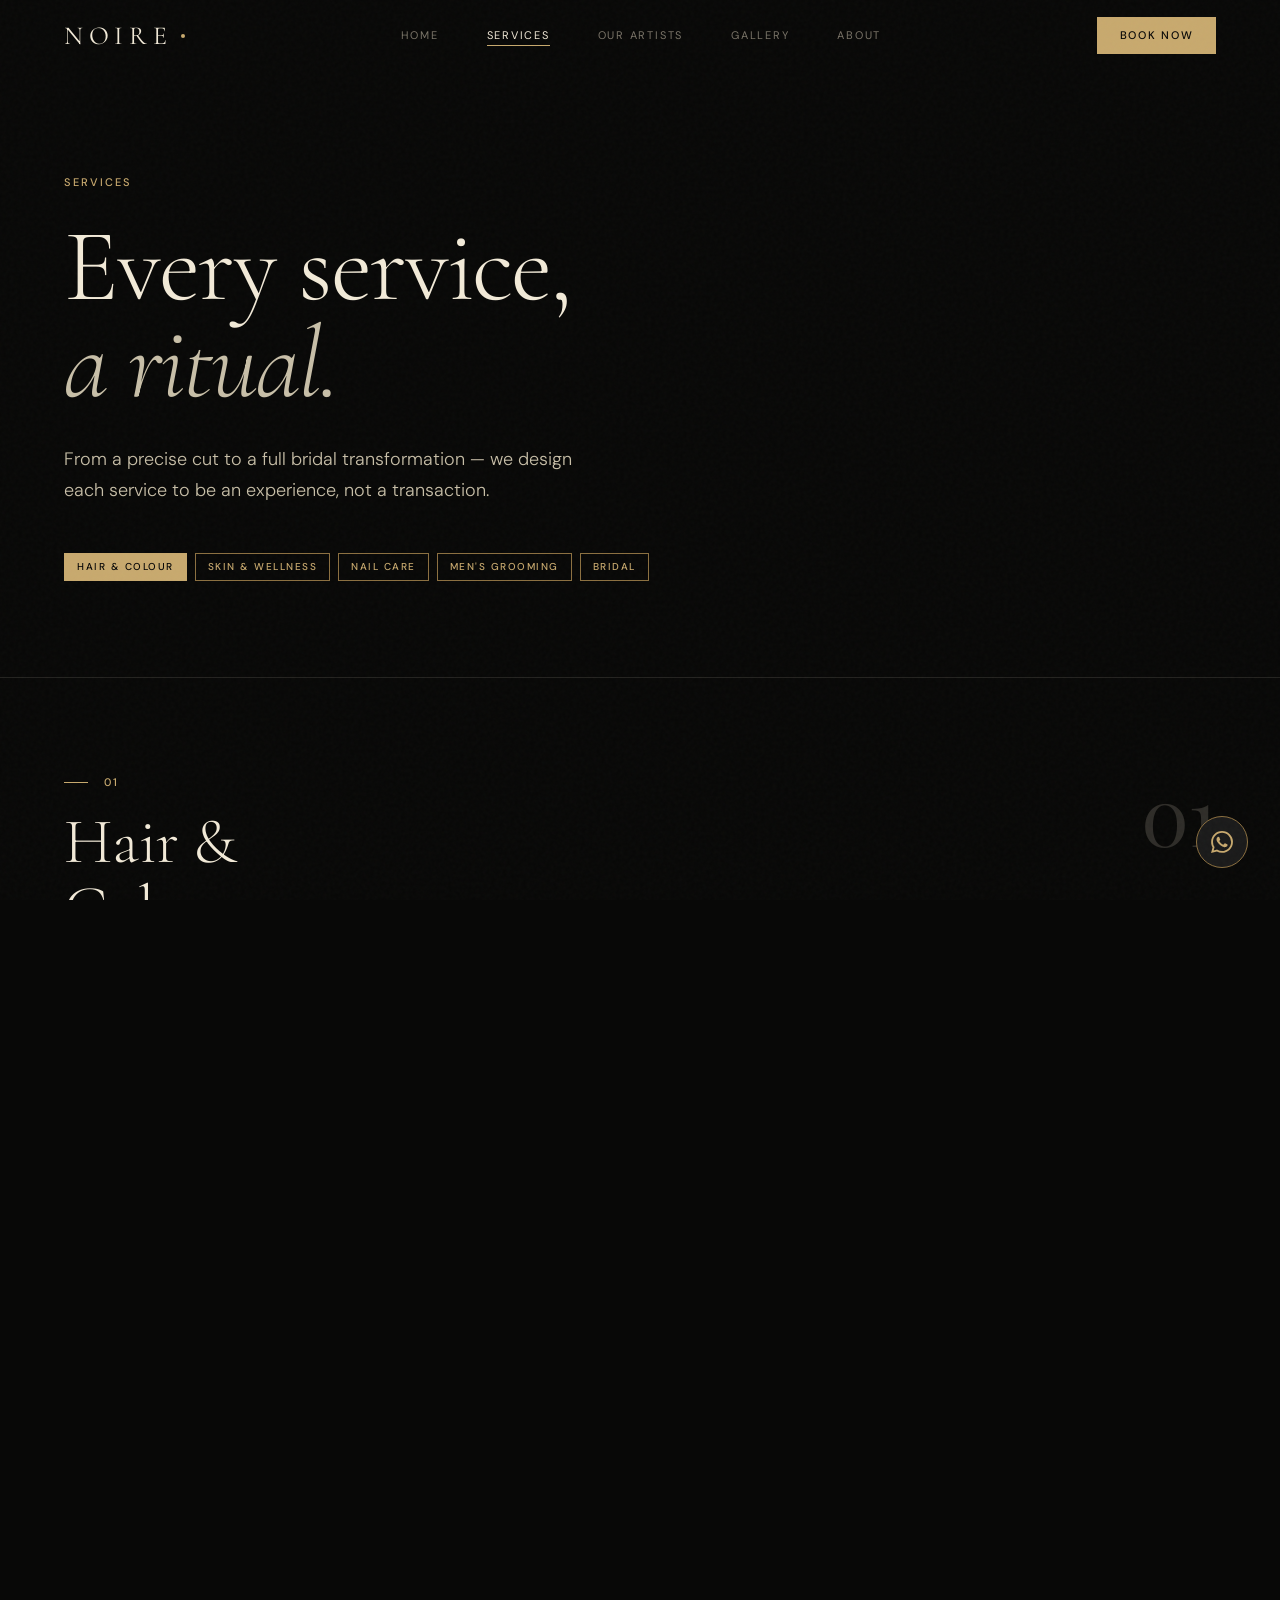
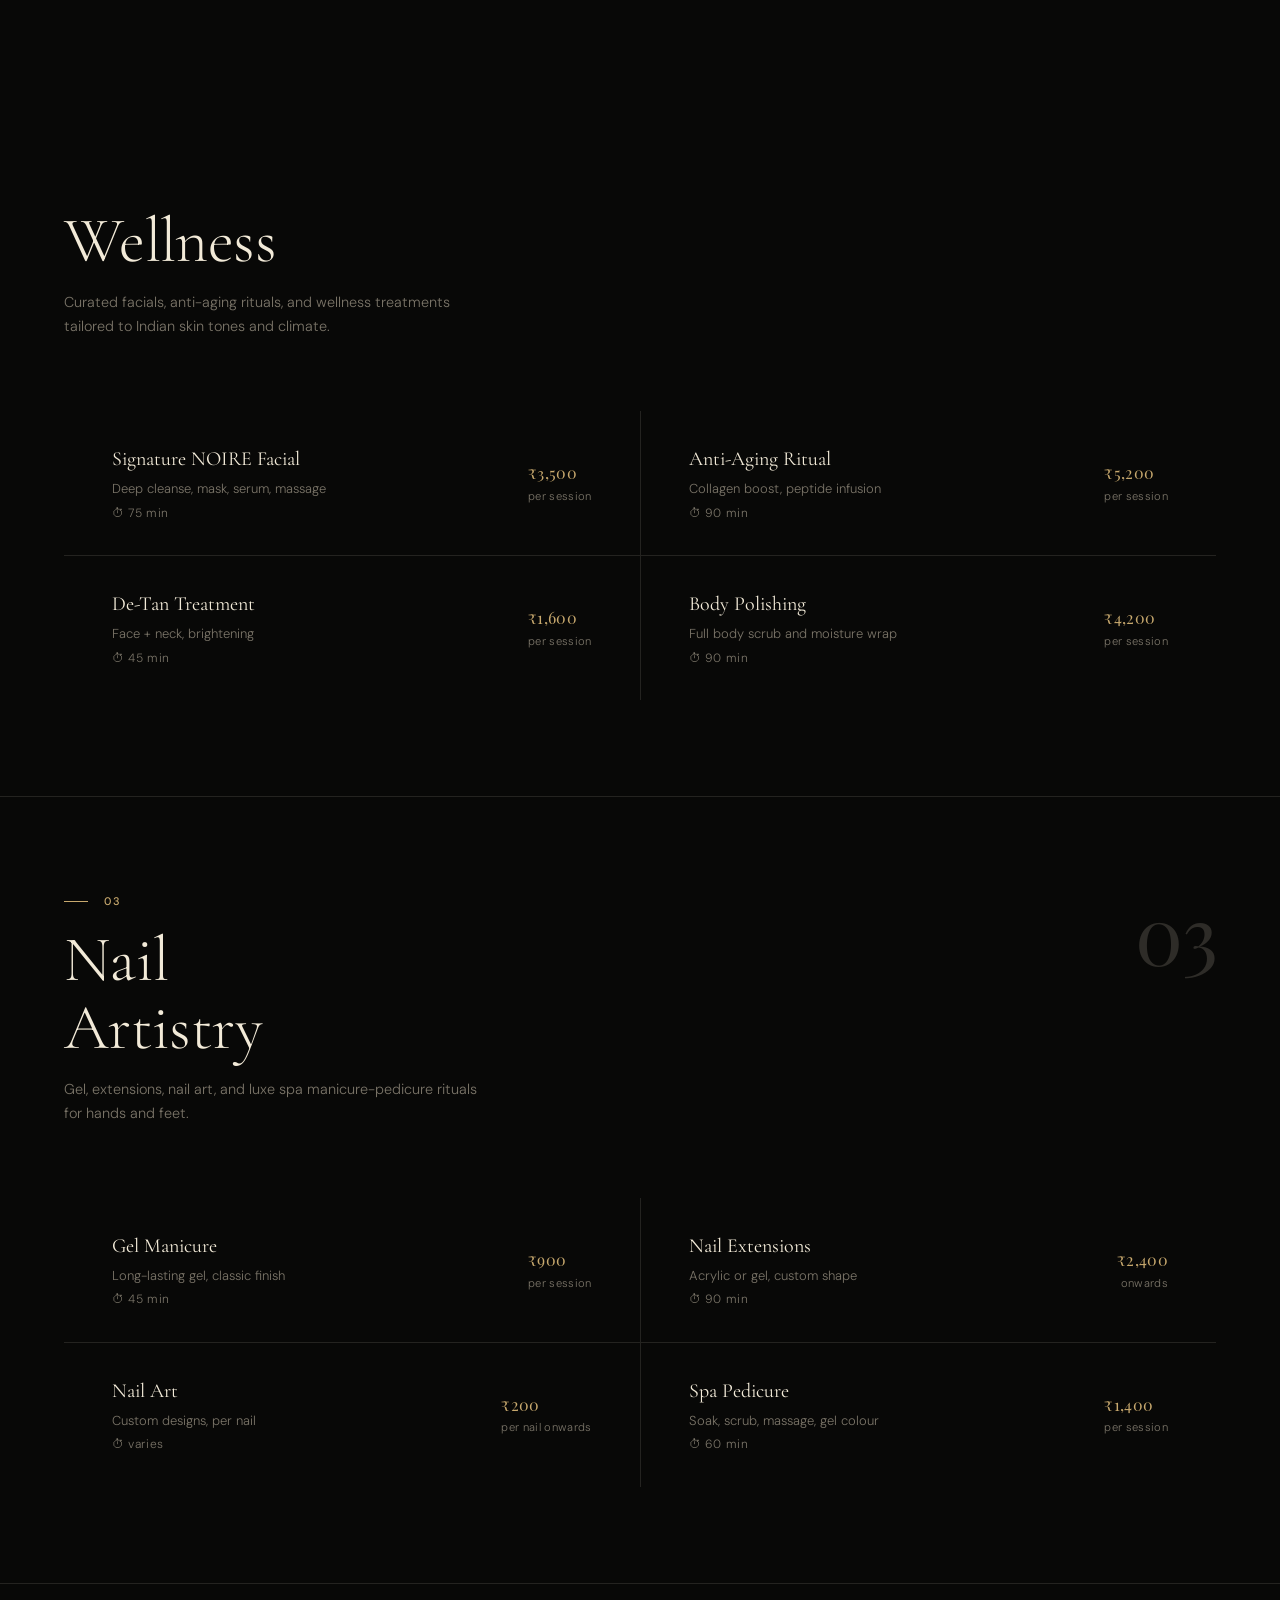
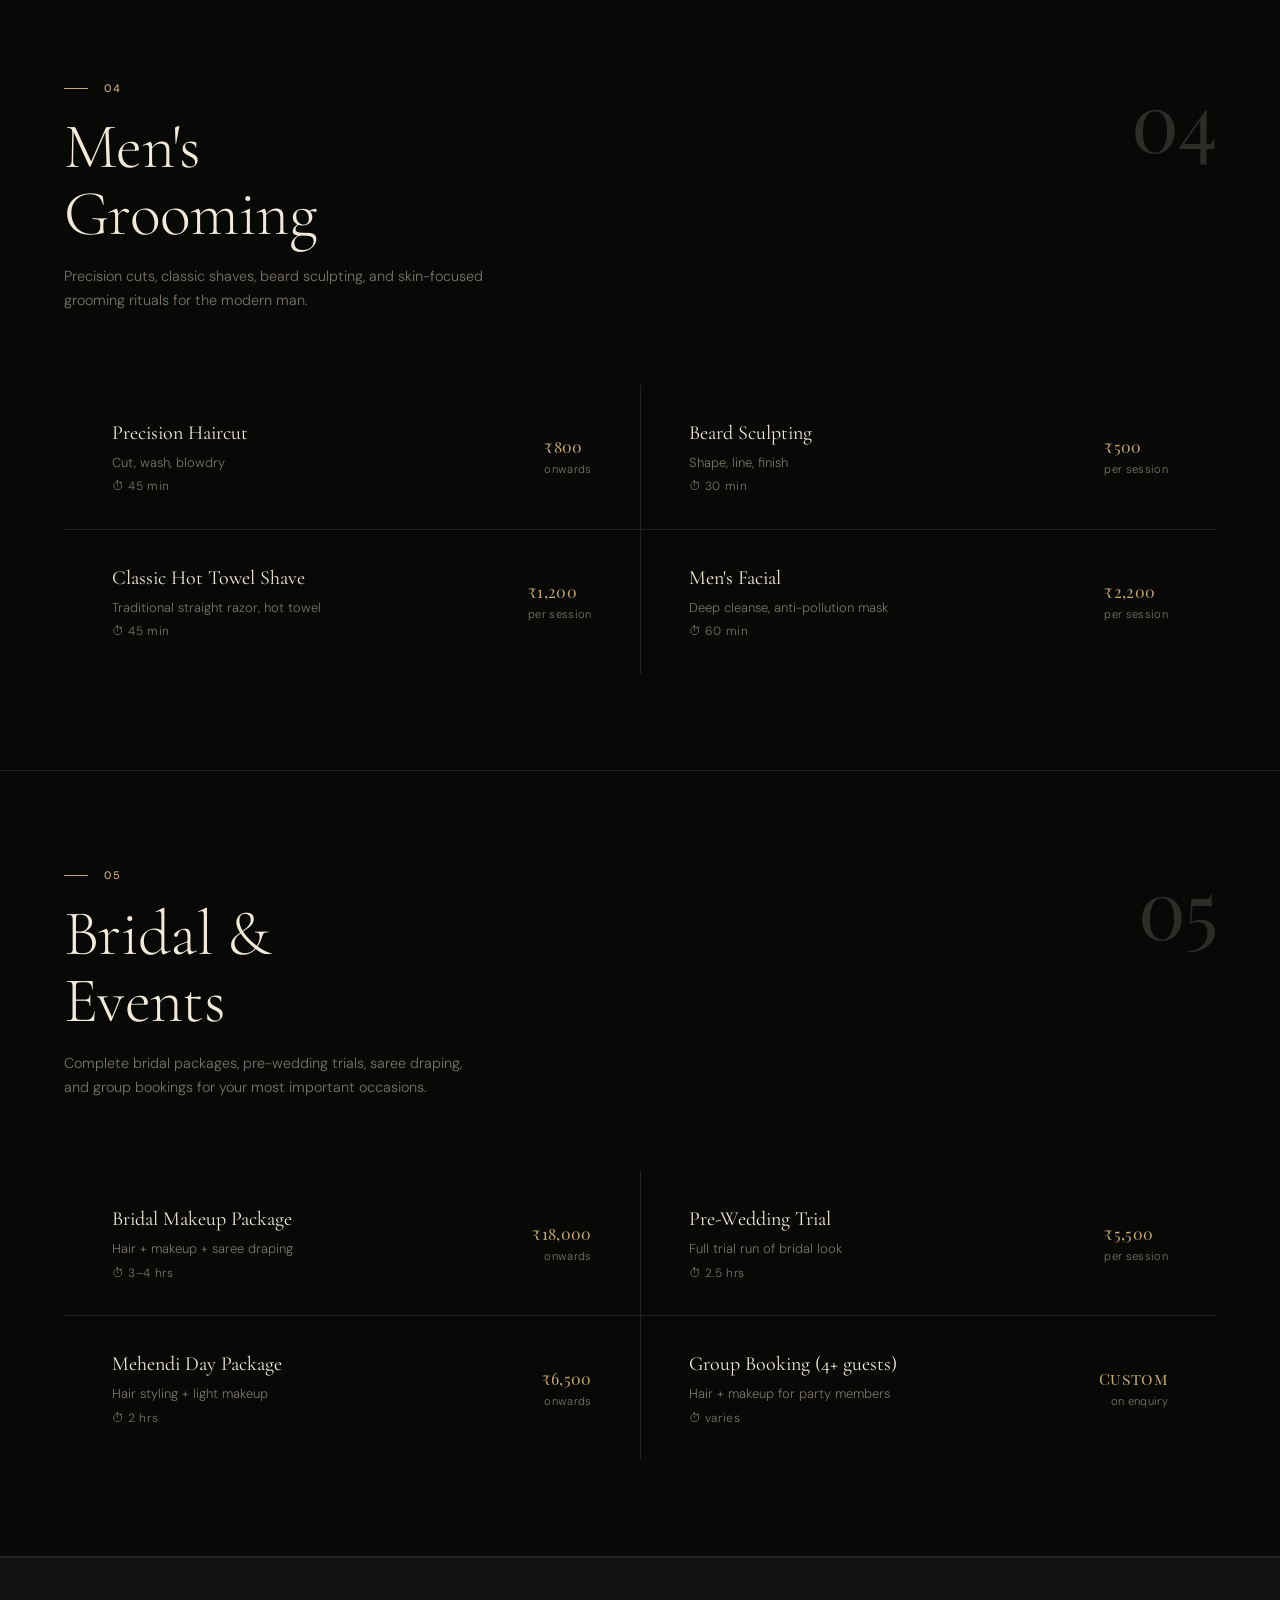
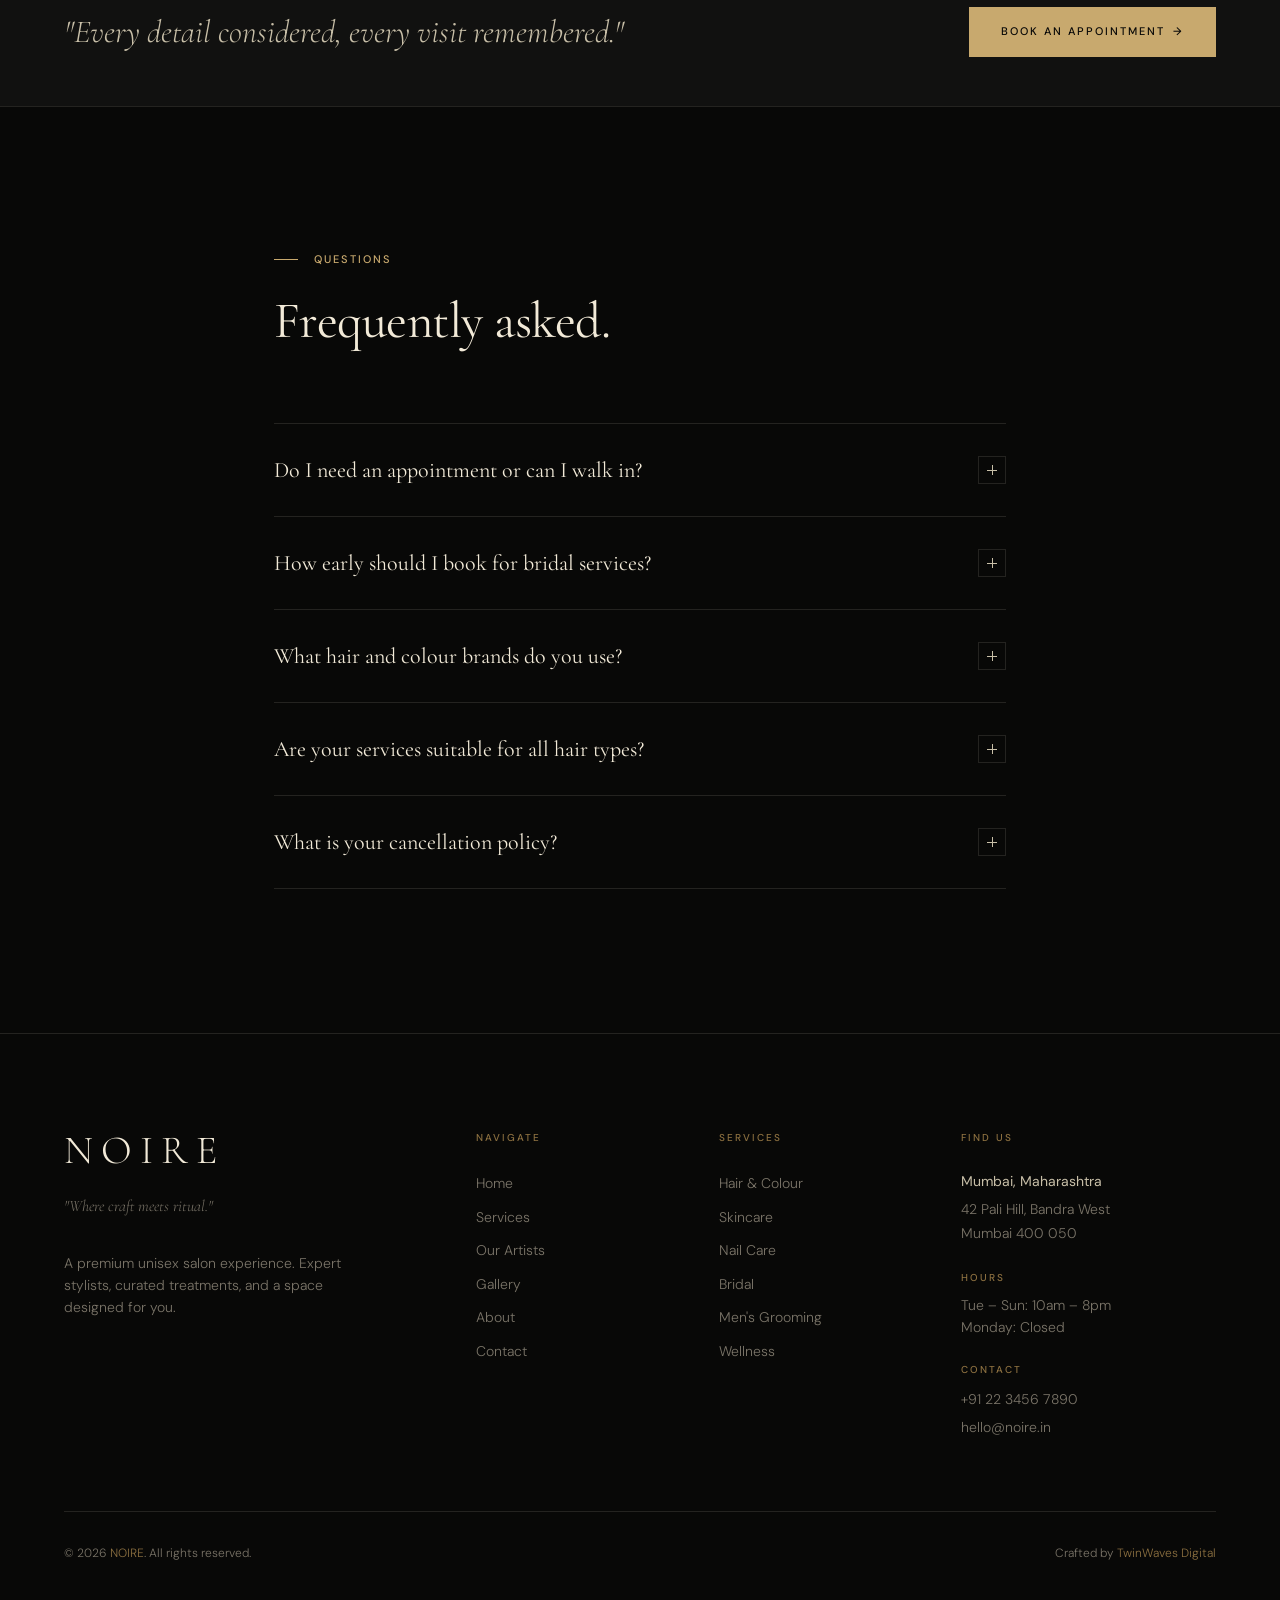
<file: services.html>
<!DOCTYPE html>
<html lang="en">
<head>
  <meta charset="UTF-8" />
  <meta name="viewport" content="width=device-width, initial-scale=1.0" />
  <meta name="description" content="NOIRE Services — Hair &amp; Colour, Skincare, Nail Care, Men's Grooming, Bridal packages and more. View our full service menu and pricing." />
  <title>Services — NOIRE Salon</title>

  <link rel="preconnect" href="https://fonts.googleapis.com" />
  <link rel="preconnect" href="https://fonts.gstatic.com" crossorigin />

  <link rel="stylesheet" href="assets/css/global.css" />
  <link rel="stylesheet" href="assets/css/components.css" />
  <link rel="stylesheet" href="assets/css/animations.css" />

  <style>
    /* =====================
       SERVICES CATEGORIES
       ===================== */
    .services-nav {
      display: flex;
      gap: var(--space-sm);
      flex-wrap: wrap;
      margin-top: var(--space-2xl);
    }

    /* =====================
       SERVICE CATEGORY SECTION
       ===================== */
    .service-category {
      padding-block: var(--space-4xl);
      border-bottom: var(--border-thin);
    }

    .service-category__header {
      display: grid;
      grid-template-columns: 1fr auto;
      align-items: start;
      gap: var(--space-xl);
      margin-bottom: var(--space-3xl);
    }

    .service-category__number {
      font-family: var(--font-numeral);
      font-size: 5rem;
      color: var(--color-border-light);
      line-height: 1;
      letter-spacing: -0.02em;
      user-select: none;
    }

    .service-category__title {
      font-family: var(--font-display);
      font-size: clamp(2rem, 5vw, 4rem);
      font-weight: 300;
      line-height: 1.05;
    }

    .service-category__desc {
      max-width: 420px;
      color: var(--color-text-dim);
      font-size: 0.9rem;
      line-height: 1.7;
      margin-top: var(--space-md);
    }

    /* =====================
       SERVICE ITEMS LIST
       ===================== */
    .service-list {
      display: grid;
      grid-template-columns: 1fr 1fr;
      gap: 1px;
      background: var(--color-border);
    }

    .service-item {
      background: var(--color-void);
      padding: var(--space-xl) var(--space-2xl);
      display: flex;
      align-items: center;
      justify-content: space-between;
      gap: var(--space-xl);
      transition: background var(--duration-fast) var(--ease-luxury);
      position: relative;
    }

    .service-item:hover {
      background: var(--color-surface);
    }

    .service-item__left {
      flex: 1;
    }

    .service-item__name {
      font-family: var(--font-display);
      font-size: 1.25rem;
      font-weight: 400;
      color: var(--color-warm-white);
      margin-bottom: var(--space-xs);
    }

    .service-item__detail {
      font-size: 0.8125rem;
      color: var(--color-text-dim);
    }

    .service-item__duration {
      display: flex;
      align-items: center;
      gap: var(--space-xs);
      font-size: 0.75rem;
      color: var(--color-text-dim);
      margin-top: var(--space-xs);
      letter-spacing: 0.05em;
    }

    .service-item__price {
      font-family: var(--font-numeral);
      font-size: 1rem;
      color: var(--color-gold);
      white-space: nowrap;
      letter-spacing: 0.02em;
    }

    .service-item__price span {
      font-size: 0.7rem;
      color: var(--color-text-dim);
      font-family: var(--font-ui);
      display: block;
      text-align: right;
      margin-top: 2px;
    }

    @media (max-width: 700px) {
      .service-list {
        grid-template-columns: 1fr;
      }
      .service-category__header {
        grid-template-columns: 1fr;
      }
      .service-category__number {
        font-size: 3rem;
      }
    }

    /* =====================
       FAQ SECTION
       ===================== */
    .faq {
      padding-block: var(--space-5xl);
    }

    .faq__list {
      margin-top: var(--space-3xl);
      border-top: var(--border-thin);
    }

    .faq__item {
      border-bottom: var(--border-thin);
    }

    .faq__question {
      width: 100%;
      display: flex;
      align-items: center;
      justify-content: space-between;
      padding: var(--space-xl) 0;
      cursor: pointer;
      gap: var(--space-xl);
      text-align: left;
      transition: color var(--duration-fast) var(--ease-luxury);
    }

    .faq__question:hover {
      color: var(--color-gold);
    }

    .faq__question-text {
      font-family: var(--font-display);
      font-size: clamp(1rem, 2vw, 1.375rem);
      font-weight: 400;
      color: inherit;
    }

    .faq__icon {
      width: 28px;
      height: 28px;
      border: 1px solid var(--color-border);
      flex-shrink: 0;
      position: relative;
      transition: border-color var(--duration-fast) var(--ease-luxury),
                  transform var(--duration-med) var(--ease-luxury);
    }

    .faq__icon::before,
    .faq__icon::after {
      content: '';
      position: absolute;
      inset: 0;
      margin: auto;
      background: var(--color-warm-white-dim);
    }

    .faq__icon::before {
      width: 10px;
      height: 1px;
    }

    .faq__icon::after {
      width: 1px;
      height: 10px;
      transition: transform var(--duration-med) var(--ease-luxury),
                  opacity var(--duration-fast) var(--ease-luxury);
    }

    .faq__item.open .faq__icon {
      border-color: var(--color-gold);
      transform: rotate(45deg);
    }

    .faq__answer {
      overflow: hidden;
      max-height: 0;
      transition: max-height var(--duration-slow) var(--ease-luxury),
                  padding var(--duration-med) var(--ease-luxury);
    }

    .faq__item.open .faq__answer {
      max-height: 400px;
    }

    .faq__answer-inner {
      padding-bottom: var(--space-xl);
      font-size: 0.9375rem;
      color: var(--color-text-dim);
      line-height: 1.8;
      max-width: 680px;
    }

    /* =====================
       BOOKING CTA STRIP
       ===================== */
    .book-strip {
      background: var(--color-surface);
      border-top: var(--border-thin);
      border-bottom: var(--border-thin);
      padding: var(--space-2xl) 0;
    }

    .book-strip__inner {
      display: flex;
      align-items: center;
      justify-content: space-between;
      gap: var(--space-xl);
      flex-wrap: wrap;
    }

    .book-strip__text {
      font-family: var(--font-display);
      font-size: clamp(1.25rem, 3vw, 2rem);
      font-style: italic;
      color: var(--color-warm-white-dim);
    }
  </style>
</head>

<body>

  <noire-nav page="services"></noire-nav>

  <main>

    <!-- Page Hero -->
    <header class="page-hero" style="padding-top: calc(var(--nav-height) + var(--space-4xl));">
      <div class="container">
        <div class="page-hero__label">
          <span class="label">Services</span>
        </div>
        <h1 class="page-hero__title reveal">
          Every service,<br/>
          <span style="font-style:italic; color: var(--color-warm-white-dim);">a ritual.</span>
        </h1>
        <p class="body-lg page-hero__sub reveal delay-1">
          From a precise cut to a full bridal transformation — we design each service to be an experience, not a transaction.
        </p>

        <!-- Category filter tags -->
        <div class="services-nav reveal delay-2" role="navigation" aria-label="Service categories">
          <a href="#hair" class="tag active">Hair &amp; Colour</a>
          <a href="#skin" class="tag">Skin &amp; Wellness</a>
          <a href="#nails" class="tag">Nail Care</a>
          <a href="#mens" class="tag">Men's Grooming</a>
          <a href="#bridal" class="tag">Bridal</a>
        </div>
      </div>
    </header>

    <!-- ===================== HAIR & COLOUR ===================== -->
    <section class="service-category" id="hair" aria-labelledby="hair-title">
      <div class="container">
        <div class="service-category__header">
          <div class="reveal">
            <div class="section-label" style="margin-bottom: var(--space-md);">
              <span class="label">01</span>
            </div>
            <h2 id="hair-title" class="service-category__title">Hair &amp;<br/>Colour</h2>
            <p class="service-category__desc">
              Precision cuts, bespoke colour, Olaplex treatments, and keratin smoothing. Every strand treated with intention.
            </p>
          </div>
          <div class="service-category__number reveal delay-2" aria-hidden="true">01</div>
        </div>

        <div class="service-list reveal-group">
          <div class="service-item">
            <div class="service-item__left">
              <div class="service-item__name">Haircut &amp; Style</div>
              <div class="service-item__detail">Wash, cut, blowdry, finish</div>
              <div class="service-item__duration">⏱ 60 min</div>
            </div>
            <div class="service-item__price">₹1,200<span>onwards</span></div>
          </div>

          <div class="service-item">
            <div class="service-item__left">
              <div class="service-item__name">Balayage &amp; Highlights</div>
              <div class="service-item__detail">Hand-painted, natural dimension</div>
              <div class="service-item__duration">⏱ 2.5–3 hrs</div>
            </div>
            <div class="service-item__price">₹4,500<span>onwards</span></div>
          </div>

          <div class="service-item">
            <div class="service-item__left">
              <div class="service-item__name">Global Colour</div>
              <div class="service-item__detail">Full colour, root-to-tip</div>
              <div class="service-item__duration">⏱ 1.5–2 hrs</div>
            </div>
            <div class="service-item__price">₹2,800<span>onwards</span></div>
          </div>

          <div class="service-item">
            <div class="service-item__left">
              <div class="service-item__name">Olaplex Treatment</div>
              <div class="service-item__detail">Bond-repair, deep restoration</div>
              <div class="service-item__duration">⏱ 45 min</div>
            </div>
            <div class="service-item__price">₹3,200<span>per session</span></div>
          </div>

          <div class="service-item">
            <div class="service-item__left">
              <div class="service-item__name">Keratin Smoothing</div>
              <div class="service-item__detail">Formaldehyde-free, 3-month result</div>
              <div class="service-item__duration">⏱ 2.5–3 hrs</div>
            </div>
            <div class="service-item__price">₹5,500<span>onwards</span></div>
          </div>

          <div class="service-item">
            <div class="service-item__left">
              <div class="service-item__name">Scalp Treatment &amp; Spa</div>
              <div class="service-item__detail">Detox, nourish, scalp massage</div>
              <div class="service-item__duration">⏱ 60 min</div>
            </div>
            <div class="service-item__price">₹1,800<span>per session</span></div>
          </div>
        </div>
      </div>
    </section>

    <!-- ===================== SKIN & WELLNESS ===================== -->
    <section class="service-category" id="skin" aria-labelledby="skin-title">
      <div class="container">
        <div class="service-category__header">
          <div class="reveal">
            <div class="section-label" style="margin-bottom: var(--space-md);">
              <span class="label">02</span>
            </div>
            <h2 id="skin-title" class="service-category__title">Skin &amp;<br/>Wellness</h2>
            <p class="service-category__desc">
              Curated facials, anti-aging rituals, and wellness treatments tailored to Indian skin tones and climate.
            </p>
          </div>
          <div class="service-category__number reveal delay-2" aria-hidden="true">02</div>
        </div>

        <div class="service-list reveal-group">
          <div class="service-item">
            <div class="service-item__left">
              <div class="service-item__name">Signature NOIRE Facial</div>
              <div class="service-item__detail">Deep cleanse, mask, serum, massage</div>
              <div class="service-item__duration">⏱ 75 min</div>
            </div>
            <div class="service-item__price">₹3,500<span>per session</span></div>
          </div>

          <div class="service-item">
            <div class="service-item__left">
              <div class="service-item__name">Anti-Aging Ritual</div>
              <div class="service-item__detail">Collagen boost, peptide infusion</div>
              <div class="service-item__duration">⏱ 90 min</div>
            </div>
            <div class="service-item__price">₹5,200<span>per session</span></div>
          </div>

          <div class="service-item">
            <div class="service-item__left">
              <div class="service-item__name">De-Tan Treatment</div>
              <div class="service-item__detail">Face + neck, brightening</div>
              <div class="service-item__duration">⏱ 45 min</div>
            </div>
            <div class="service-item__price">₹1,600<span>per session</span></div>
          </div>

          <div class="service-item">
            <div class="service-item__left">
              <div class="service-item__name">Body Polishing</div>
              <div class="service-item__detail">Full body scrub and moisture wrap</div>
              <div class="service-item__duration">⏱ 90 min</div>
            </div>
            <div class="service-item__price">₹4,200<span>per session</span></div>
          </div>
        </div>
      </div>
    </section>

    <!-- ===================== NAILS ===================== -->
    <section class="service-category" id="nails" aria-labelledby="nails-title">
      <div class="container">
        <div class="service-category__header">
          <div class="reveal">
            <div class="section-label" style="margin-bottom: var(--space-md);">
              <span class="label">03</span>
            </div>
            <h2 id="nails-title" class="service-category__title">Nail<br/>Artistry</h2>
            <p class="service-category__desc">
              Gel, extensions, nail art, and luxe spa manicure-pedicure rituals for hands and feet.
            </p>
          </div>
          <div class="service-category__number reveal delay-2" aria-hidden="true">03</div>
        </div>

        <div class="service-list reveal-group">
          <div class="service-item">
            <div class="service-item__left">
              <div class="service-item__name">Gel Manicure</div>
              <div class="service-item__detail">Long-lasting gel, classic finish</div>
              <div class="service-item__duration">⏱ 45 min</div>
            </div>
            <div class="service-item__price">₹900<span>per session</span></div>
          </div>

          <div class="service-item">
            <div class="service-item__left">
              <div class="service-item__name">Nail Extensions</div>
              <div class="service-item__detail">Acrylic or gel, custom shape</div>
              <div class="service-item__duration">⏱ 90 min</div>
            </div>
            <div class="service-item__price">₹2,400<span>onwards</span></div>
          </div>

          <div class="service-item">
            <div class="service-item__left">
              <div class="service-item__name">Nail Art</div>
              <div class="service-item__detail">Custom designs, per nail</div>
              <div class="service-item__duration">⏱ varies</div>
            </div>
            <div class="service-item__price">₹200<span>per nail onwards</span></div>
          </div>

          <div class="service-item">
            <div class="service-item__left">
              <div class="service-item__name">Spa Pedicure</div>
              <div class="service-item__detail">Soak, scrub, massage, gel colour</div>
              <div class="service-item__duration">⏱ 60 min</div>
            </div>
            <div class="service-item__price">₹1,400<span>per session</span></div>
          </div>
        </div>
      </div>
    </section>

    <!-- ===================== MEN'S ===================== -->
    <section class="service-category" id="mens" aria-labelledby="mens-title">
      <div class="container">
        <div class="service-category__header">
          <div class="reveal">
            <div class="section-label" style="margin-bottom: var(--space-md);">
              <span class="label">04</span>
            </div>
            <h2 id="mens-title" class="service-category__title">Men's<br/>Grooming</h2>
            <p class="service-category__desc">
              Precision cuts, classic shaves, beard sculpting, and skin-focused grooming rituals for the modern man.
            </p>
          </div>
          <div class="service-category__number reveal delay-2" aria-hidden="true">04</div>
        </div>

        <div class="service-list reveal-group">
          <div class="service-item">
            <div class="service-item__left">
              <div class="service-item__name">Precision Haircut</div>
              <div class="service-item__detail">Cut, wash, blowdry</div>
              <div class="service-item__duration">⏱ 45 min</div>
            </div>
            <div class="service-item__price">₹800<span>onwards</span></div>
          </div>

          <div class="service-item">
            <div class="service-item__left">
              <div class="service-item__name">Beard Sculpting</div>
              <div class="service-item__detail">Shape, line, finish</div>
              <div class="service-item__duration">⏱ 30 min</div>
            </div>
            <div class="service-item__price">₹500<span>per session</span></div>
          </div>

          <div class="service-item">
            <div class="service-item__left">
              <div class="service-item__name">Classic Hot Towel Shave</div>
              <div class="service-item__detail">Traditional straight razor, hot towel</div>
              <div class="service-item__duration">⏱ 45 min</div>
            </div>
            <div class="service-item__price">₹1,200<span>per session</span></div>
          </div>

          <div class="service-item">
            <div class="service-item__left">
              <div class="service-item__name">Men's Facial</div>
              <div class="service-item__detail">Deep cleanse, anti-pollution mask</div>
              <div class="service-item__duration">⏱ 60 min</div>
            </div>
            <div class="service-item__price">₹2,200<span>per session</span></div>
          </div>
        </div>
      </div>
    </section>

    <!-- ===================== BRIDAL ===================== -->
    <section class="service-category" id="bridal" aria-labelledby="bridal-title">
      <div class="container">
        <div class="service-category__header">
          <div class="reveal">
            <div class="section-label" style="margin-bottom: var(--space-md);">
              <span class="label">05</span>
            </div>
            <h2 id="bridal-title" class="service-category__title">Bridal &amp;<br/>Events</h2>
            <p class="service-category__desc">
              Complete bridal packages, pre-wedding trials, saree draping, and group bookings for your most important occasions.
            </p>
          </div>
          <div class="service-category__number reveal delay-2" aria-hidden="true">05</div>
        </div>

        <div class="service-list reveal-group">
          <div class="service-item">
            <div class="service-item__left">
              <div class="service-item__name">Bridal Makeup Package</div>
              <div class="service-item__detail">Hair + makeup + saree draping</div>
              <div class="service-item__duration">⏱ 3–4 hrs</div>
            </div>
            <div class="service-item__price">₹18,000<span>onwards</span></div>
          </div>

          <div class="service-item">
            <div class="service-item__left">
              <div class="service-item__name">Pre-Wedding Trial</div>
              <div class="service-item__detail">Full trial run of bridal look</div>
              <div class="service-item__duration">⏱ 2.5 hrs</div>
            </div>
            <div class="service-item__price">₹5,500<span>per session</span></div>
          </div>

          <div class="service-item">
            <div class="service-item__left">
              <div class="service-item__name">Mehendi Day Package</div>
              <div class="service-item__detail">Hair styling + light makeup</div>
              <div class="service-item__duration">⏱ 2 hrs</div>
            </div>
            <div class="service-item__price">₹6,500<span>onwards</span></div>
          </div>

          <div class="service-item">
            <div class="service-item__left">
              <div class="service-item__name">Group Booking (4+ guests)</div>
              <div class="service-item__detail">Hair + makeup for party members</div>
              <div class="service-item__duration">⏱ varies</div>
            </div>
            <div class="service-item__price">Custom<span>on enquiry</span></div>
          </div>
        </div>
      </div>
    </section>

    <!-- ===================== BOOKING STRIP ===================== -->
    <div class="book-strip">
      <div class="container">
        <div class="book-strip__inner">
          <p class="book-strip__text">
            "Every detail considered, every visit remembered."
          </p>
          <a href="contact.html" class="btn btn--primary">
            Book an Appointment <span class="btn__arrow">→</span>
          </a>
        </div>
      </div>
    </div>

    <!-- ===================== FAQ ===================== -->
    <section class="faq" aria-labelledby="faq-heading">
      <div class="container container--narrow">
        <div class="section-label reveal">
          <span class="label">Questions</span>
        </div>
        <h2 id="faq-heading" class="display-md reveal delay-1" style="margin-bottom: 0;">
          Frequently asked.
        </h2>

        <div class="faq__list" role="list">

          <div class="faq__item reveal" role="listitem">
            <button class="faq__question" aria-expanded="false">
              <span class="faq__question-text">Do I need an appointment or can I walk in?</span>
              <span class="faq__icon" aria-hidden="true"></span>
            </button>
            <div class="faq__answer">
              <div class="faq__answer-inner">
                We strongly recommend booking in advance, especially for colour services and weekends. Walk-ins are welcome for cuts and basic grooming if the artist is available, but we cannot guarantee a slot without a booking.
              </div>
            </div>
          </div>

          <div class="faq__item reveal delay-1" role="listitem">
            <button class="faq__question" aria-expanded="false">
              <span class="faq__question-text">How early should I book for bridal services?</span>
              <span class="faq__icon" aria-hidden="true"></span>
            </button>
            <div class="faq__answer">
              <div class="faq__answer-inner">
                We recommend booking bridal packages at least 8–12 weeks in advance to secure your preferred date and allow time for a pre-wedding trial. For high-season months (October–February), booking 4–6 months ahead is advised.
              </div>
            </div>
          </div>

          <div class="faq__item reveal delay-2" role="listitem">
            <button class="faq__question" aria-expanded="false">
              <span class="faq__question-text">What hair and colour brands do you use?</span>
              <span class="faq__icon" aria-hidden="true"></span>
            </button>
            <div class="faq__answer">
              <div class="faq__answer-inner">
                We use L'Oréal Professionnel, Olaplex, Kérastase, and Wella Professionals across our services. All products are salon-grade and chosen for their suitability with Indian hair textures and climate conditions.
              </div>
            </div>
          </div>

          <div class="faq__item reveal delay-3" role="listitem">
            <button class="faq__question" aria-expanded="false">
              <span class="faq__question-text">Are your services suitable for all hair types?</span>
              <span class="faq__icon" aria-hidden="true"></span>
            </button>
            <div class="faq__answer">
              <div class="faq__answer-inner">
                Absolutely. Our artists are trained to work across all hair types — straight, wavy, curly, and coily — as well as different densities and textures common in South Asian hair. We customise every service to your hair profile.
              </div>
            </div>
          </div>

          <div class="faq__item reveal delay-4" role="listitem">
            <button class="faq__question" aria-expanded="false">
              <span class="faq__question-text">What is your cancellation policy?</span>
              <span class="faq__icon" aria-hidden="true"></span>
            </button>
            <div class="faq__answer">
              <div class="faq__answer-inner">
                We ask for at least 24 hours notice for cancellations or rescheduling. For bridal and group bookings, a 48-hour notice period applies. You can reschedule or cancel via the contact page or by calling us directly.
              </div>
            </div>
          </div>

        </div>
      </div>
    </section>

  </main>

  <noire-footer></noire-footer>

  <script src="assets/js/utils.js" defer></script>
  <script src="assets/js/components.js" defer></script>
  <script src="assets/js/animations.js" defer></script>

  <script>
    // FAQ Accordion
    document.querySelectorAll('.faq__question').forEach(function(btn) {
      btn.addEventListener('click', function() {
        var item = this.closest('.faq__item');
        var isOpen = item.classList.contains('open');

        // Close all
        document.querySelectorAll('.faq__item').forEach(function(el) {
          el.classList.remove('open');
          el.querySelector('.faq__question').setAttribute('aria-expanded', 'false');
        });

        // Open clicked if it was closed
        if (!isOpen) {
          item.classList.add('open');
          this.setAttribute('aria-expanded', 'true');
        }
      });
    });

    // Smooth scroll for service nav tags
    document.querySelectorAll('.services-nav a[href^="#"]').forEach(function(link) {
      link.addEventListener('click', function(e) {
        e.preventDefault();
        var target = document.querySelector(this.getAttribute('href'));
        if (target) {
          var offset = 88;
          var top = target.getBoundingClientRect().top + window.scrollY - offset;
          window.scrollTo({ top: top, behavior: 'smooth' });
        }

        // Update active tag
        document.querySelectorAll('.services-nav .tag').forEach(function(t) {
          t.classList.remove('active');
        });
        this.classList.add('active');
      });
    });
  </script>

</body>
</html>
</file>
<file: assets/css/global.css>
/* ============================================================
   NOIRE — Global Design System
   TwinWaves Digital
   ============================================================ */

/* --- Google Fonts Import --- */
@import url('https://fonts.googleapis.com/css2?family=Cormorant+Garamond:ital,wght@0,300;0,400;0,500;0,600;1,300;1,400;1,500&family=DM+Sans:wght@300;400;500&family=Playfair+Display+SC:wght@400;700&display=swap');

/* --- Design Tokens --- */
:root {
  /* Colors */
  --color-void:         #080807;
  --color-surface:      #111110;
  --color-surface-2:    #171715;
  --color-warm-white:   #F2EAD8;
  --color-warm-white-dim: #C8BFA8;
  --color-gold:         #C8A96E;
  --color-gold-muted:   #8C7040;
  --color-gold-glow:    rgba(200, 169, 110, 0.08);
  --color-text-dim:     #7A7468;
  --color-border:       #242320;
  --color-border-light: #2E2C28;

  /* Typography */
  --font-display:  'Cormorant Garamond', Georgia, serif;
  --font-ui:       'DM Sans', sans-serif;
  --font-numeral:  'Playfair Display SC', serif;

  /* Spacing */
  --space-xs:   0.25rem;   /* 4px  */
  --space-sm:   0.5rem;    /* 8px  */
  --space-md:   1rem;      /* 16px */
  --space-lg:   1.5rem;    /* 24px */
  --space-xl:   2rem;      /* 32px */
  --space-2xl:  3rem;      /* 48px */
  --space-3xl:  4.5rem;    /* 72px */
  --space-4xl:  6rem;      /* 96px */
  --space-5xl:  9rem;      /* 144px */

  /* Layout */
  --container-max:  1280px;
  --container-pad:  clamp(1.25rem, 5vw, 4rem);
  --nav-height:     72px;

  /* Motion */
  --ease-luxury:   cubic-bezier(0.76, 0, 0.24, 1);
  --ease-out-expo: cubic-bezier(0.16, 1, 0.3, 1);
  --ease-in-expo:  cubic-bezier(0.7, 0, 0.84, 0);
  --duration-fast: 280ms;
  --duration-med:  520ms;
  --duration-slow: 900ms;
  --duration-xslow: 1400ms;

  /* Borders */
  --border-thin: 1px solid var(--color-border);
  --border-gold: 1px solid var(--color-gold-muted);

  /* Z-index stack */
  --z-base:     0;
  --z-above:    10;
  --z-nav:      100;
  --z-overlay:  200;
  --z-cursor:   9999;
}

/* --- Reset --- */
*, *::before, *::after {
  box-sizing: border-box;
  margin: 0;
  padding: 0;
}

html {
  font-size: 16px;
  scroll-behavior: smooth;
  -webkit-font-smoothing: antialiased;
  -moz-osx-font-smoothing: grayscale;
  text-rendering: optimizeLegibility;
}

body {
  background-color: var(--color-void);
  color: var(--color-warm-white);
  font-family: var(--font-ui);
  font-weight: 300;
  font-size: 1rem;
  line-height: 1.6;
  overflow-x: hidden;
  cursor: none; /* custom cursor on desktop */
}

/* Restore cursor on mobile */
@media (pointer: coarse) {
  body { cursor: auto; }
}

img, video {
  display: block;
  max-width: 100%;
  height: auto;
}

a {
  color: inherit;
  text-decoration: none;
}

ul, ol {
  list-style: none;
}

button {
  background: none;
  border: none;
  cursor: pointer;
  font-family: inherit;
  color: inherit;
}

input, textarea, select {
  font-family: inherit;
  color: inherit;
  background: none;
  border: none;
  outline: none;
}

/* --- Base Typography Scale --- */
h1, h2, h3, h4, h5, h6 {
  font-family: var(--font-display);
  font-weight: 400;
  line-height: 1.1;
  letter-spacing: -0.01em;
}

.display-xl {
  font-family: var(--font-display);
  font-size: clamp(4.5rem, 12vw, 11rem);
  font-weight: 300;
  line-height: 0.95;
  letter-spacing: -0.03em;
}

.display-lg {
  font-family: var(--font-display);
  font-size: clamp(3rem, 7vw, 7rem);
  font-weight: 300;
  line-height: 1.0;
  letter-spacing: -0.02em;
}

.display-md {
  font-family: var(--font-display);
  font-size: clamp(2rem, 4vw, 4rem);
  font-weight: 400;
  line-height: 1.15;
}

.heading-lg {
  font-family: var(--font-display);
  font-size: clamp(1.5rem, 3vw, 2.5rem);
  font-weight: 400;
  line-height: 1.2;
}

.heading-md {
  font-family: var(--font-display);
  font-size: clamp(1.25rem, 2vw, 1.75rem);
  font-weight: 400;
  line-height: 1.3;
}

.label {
  font-family: var(--font-ui);
  font-size: 0.6875rem;
  font-weight: 500;
  letter-spacing: 0.18em;
  text-transform: uppercase;
  color: var(--color-gold);
}

.label-dim {
  font-family: var(--font-ui);
  font-size: 0.6875rem;
  font-weight: 400;
  letter-spacing: 0.15em;
  text-transform: uppercase;
  color: var(--color-text-dim);
}

.body-lg {
  font-family: var(--font-ui);
  font-size: clamp(1rem, 1.5vw, 1.125rem);
  font-weight: 300;
  line-height: 1.7;
  color: var(--color-warm-white-dim);
}

.body-sm {
  font-family: var(--font-ui);
  font-size: 0.875rem;
  font-weight: 300;
  line-height: 1.6;
  color: var(--color-text-dim);
}

.numeral {
  font-family: var(--font-numeral);
  font-size: 0.75rem;
  letter-spacing: 0.1em;
}

/* --- Layout Utilities --- */
.container {
  width: 100%;
  max-width: var(--container-max);
  margin-inline: auto;
  padding-inline: var(--container-pad);
}

.container--narrow {
  max-width: 860px;
  margin-inline: auto;
  padding-inline: var(--container-pad);
}

.section {
  padding-block: var(--space-5xl);
}

.section--sm {
  padding-block: var(--space-3xl);
}

/* --- Gold Rule Divider --- */
.gold-rule {
  width: 40px;
  height: 1px;
  background: var(--color-gold);
  display: block;
}

.gold-rule--full {
  width: 100%;
  height: 1px;
  background: linear-gradient(90deg, var(--color-gold-muted), transparent);
  display: block;
}

/* --- Page Header (inner pages) --- */
.page-hero {
  padding-top: calc(var(--nav-height) + var(--space-4xl));
  padding-bottom: var(--space-4xl);
  border-bottom: var(--border-thin);
}

.page-hero__label {
  margin-bottom: var(--space-lg);
}

.page-hero__title {
  font-family: var(--font-display);
  font-size: clamp(3.5rem, 8vw, 8rem);
  font-weight: 300;
  line-height: 0.95;
  letter-spacing: -0.02em;
  margin-bottom: var(--space-xl);
}

.page-hero__sub {
  max-width: 520px;
}

/* --- Grain texture overlay --- */
body::after {
  content: '';
  position: fixed;
  inset: 0;
  background-image: url("data:image/svg+xml,%3Csvg viewBox='0 0 256 256' xmlns='http://www.w3.org/2000/svg'%3E%3Cfilter id='noise'%3E%3CfeTurbulence type='fractalNoise' baseFrequency='0.9' numOctaves='4' stitchTiles='stitch'/%3E%3C/filter%3E%3Crect width='100%25' height='100%25' filter='url(%23noise)' opacity='1'/%3E%3C/svg%3E");
  opacity: 0.028;
  pointer-events: none;
  z-index: var(--z-overlay);
}

/* --- Selection Style --- */
::selection {
  background: var(--color-gold);
  color: var(--color-void);
}

/* --- Scrollbar --- */
::-webkit-scrollbar {
  width: 4px;
}
::-webkit-scrollbar-track {
  background: var(--color-void);
}
::-webkit-scrollbar-thumb {
  background: var(--color-gold-muted);
  border-radius: 2px;
}

/* --- Focus style (accessibility) --- */
:focus-visible {
  outline: 1px solid var(--color-gold);
  outline-offset: 3px;
}
</file>
<file: assets/css/components.css>
/* ============================================================
   NOIRE — Shared Components CSS
   Nav, Footer, Buttons, Forms, Cards
   TwinWaves Digital
   ============================================================ */

/* =====================
   CUSTOM CURSOR
   ===================== */
.cursor {
  position: fixed;
  top: 0;
  left: 0;
  pointer-events: none;
  z-index: var(--z-cursor);
  mix-blend-mode: difference;
}

.cursor__dot {
  position: absolute;
  width: 8px;
  height: 8px;
  background: var(--color-warm-white);
  border-radius: 50%;
  transform: translate(-50%, -50%);
  transition: width var(--duration-fast) var(--ease-luxury),
              height var(--duration-fast) var(--ease-luxury);
}

.cursor__ring {
  position: absolute;
  width: 36px;
  height: 36px;
  border: 1px solid rgba(242, 234, 216, 0.5);
  border-radius: 50%;
  transform: translate(-50%, -50%);
  transition: width var(--duration-med) var(--ease-luxury),
              height var(--duration-med) var(--ease-luxury),
              opacity var(--duration-med) var(--ease-luxury);
}

body.cursor--hover .cursor__dot {
  width: 12px;
  height: 12px;
}

body.cursor--hover .cursor__ring {
  width: 56px;
  height: 56px;
  opacity: 0.4;
}

/* =====================
   NAVIGATION
   ===================== */
.nav {
  position: fixed;
  top: 0;
  left: 0;
  right: 0;
  z-index: var(--z-nav);
  height: var(--nav-height);
  display: flex;
  align-items: center;
  transition: background var(--duration-med) var(--ease-luxury),
              border-color var(--duration-med) var(--ease-luxury);
  border-bottom: 1px solid transparent;
}

.nav.nav--scrolled {
  background: rgba(8, 8, 7, 0.92);
  backdrop-filter: blur(20px);
  -webkit-backdrop-filter: blur(20px);
  border-bottom-color: var(--color-border);
}

.nav__inner {
  width: 100%;
  max-width: var(--container-max);
  margin-inline: auto;
  padding-inline: var(--container-pad);
  display: flex;
  align-items: center;
  justify-content: space-between;
}

/* Logo */
.nav__logo {
  font-family: var(--font-display);
  font-size: 1.625rem;
  font-weight: 400;
  letter-spacing: 0.22em;
  text-transform: uppercase;
  color: var(--color-warm-white);
  position: relative;
  display: flex;
  align-items: center;
  gap: var(--space-sm);
  transition: color var(--duration-fast) var(--ease-luxury);
}

.nav__logo::after {
  content: '';
  display: block;
  width: 4px;
  height: 4px;
  background: var(--color-gold);
  border-radius: 50%;
  flex-shrink: 0;
}

.nav__logo:hover {
  color: var(--color-gold);
}

/* Desktop Links */
.nav__links {
  display: flex;
  align-items: center;
  gap: var(--space-2xl);
}

.nav__link {
  font-family: var(--font-ui);
  font-size: 0.6875rem;
  font-weight: 400;
  letter-spacing: 0.16em;
  text-transform: uppercase;
  color: var(--color-text-dim);
  position: relative;
  transition: color var(--duration-fast) var(--ease-luxury);
}

.nav__link::after {
  content: '';
  position: absolute;
  bottom: -2px;
  left: 0;
  width: 0;
  height: 1px;
  background: var(--color-gold);
  transition: width var(--duration-med) var(--ease-luxury);
}

.nav__link:hover,
.nav__link.active {
  color: var(--color-warm-white);
}

.nav__link:hover::after,
.nav__link.active::after {
  width: 100%;
}

/* Nav CTA */
.nav__cta {
  font-family: var(--font-ui);
  font-size: 0.6875rem;
  font-weight: 500;
  letter-spacing: 0.16em;
  text-transform: uppercase;
  color: var(--color-void);
  background: var(--color-gold);
  padding: 0.6rem 1.4rem;
  transition: background var(--duration-fast) var(--ease-luxury),
              color var(--duration-fast) var(--ease-luxury);
}

.nav__cta:hover {
  background: var(--color-warm-white);
}

/* Hamburger */
.nav__hamburger {
  display: none;
  flex-direction: column;
  gap: 5px;
  width: 28px;
  padding: 4px 0;
  cursor: pointer;
}

.nav__hamburger span {
  display: block;
  height: 1px;
  background: var(--color-warm-white);
  transition: transform var(--duration-med) var(--ease-luxury),
              opacity var(--duration-fast) var(--ease-luxury),
              width var(--duration-med) var(--ease-luxury);
}

.nav__hamburger span:nth-child(2) {
  width: 70%;
}

.nav__hamburger.open span:nth-child(1) {
  transform: translateY(6px) rotate(45deg);
}
.nav__hamburger.open span:nth-child(2) {
  opacity: 0;
  width: 0;
}
.nav__hamburger.open span:nth-child(3) {
  transform: translateY(-6px) rotate(-45deg);
}

/* Mobile Menu */
.nav__mobile-menu {
  position: fixed;
  inset: 0;
  background: var(--color-void);
  z-index: calc(var(--z-nav) - 1);
  display: flex;
  flex-direction: column;
  justify-content: center;
  align-items: center;
  gap: var(--space-2xl);
  transform: translateY(-100%);
  transition: transform var(--duration-slow) var(--ease-luxury);
  border-bottom: var(--border-thin);
}

.nav__mobile-menu.open {
  transform: translateY(0);
}

.nav__mobile-link {
  font-family: var(--font-display);
  font-size: clamp(2.5rem, 8vw, 4rem);
  font-weight: 300;
  color: var(--color-warm-white-dim);
  letter-spacing: -0.01em;
  transition: color var(--duration-fast) var(--ease-luxury);
}

.nav__mobile-link:hover {
  color: var(--color-gold);
}

.nav__mobile-cta {
  margin-top: var(--space-xl);
  font-family: var(--font-ui);
  font-size: 0.75rem;
  letter-spacing: 0.18em;
  text-transform: uppercase;
  color: var(--color-gold);
  border-bottom: 1px solid var(--color-gold-muted);
  padding-bottom: 2px;
}

/* =====================
   FOOTER
   ===================== */
.footer {
  border-top: var(--border-thin);
  padding-block: var(--space-4xl) var(--space-2xl);
}

.footer__grid {
  display: grid;
  grid-template-columns: 2fr 1fr 1fr 1.5fr;
  gap: var(--space-3xl);
  padding-bottom: var(--space-3xl);
  border-bottom: var(--border-thin);
  margin-bottom: var(--space-xl);
}

.footer__brand-name {
  font-family: var(--font-display);
  font-size: 2.5rem;
  font-weight: 300;
  letter-spacing: 0.2em;
  text-transform: uppercase;
  color: var(--color-warm-white);
  line-height: 1;
  margin-bottom: var(--space-lg);
}

.footer__brand-tagline {
  font-family: var(--font-display);
  font-style: italic;
  font-size: 1rem;
  color: var(--color-text-dim);
  margin-bottom: var(--space-xl);
}

.footer__col-title {
  font-family: var(--font-ui);
  font-size: 0.625rem;
  font-weight: 500;
  letter-spacing: 0.2em;
  text-transform: uppercase;
  color: var(--color-gold-muted);
  margin-bottom: var(--space-lg);
}

.footer__links {
  display: flex;
  flex-direction: column;
  gap: var(--space-sm);
}

.footer__link {
  font-family: var(--font-ui);
  font-size: 0.875rem;
  font-weight: 300;
  color: var(--color-text-dim);
  transition: color var(--duration-fast) var(--ease-luxury);
  display: inline-block;
}

.footer__link:hover {
  color: var(--color-warm-white);
}

.footer__address {
  font-family: var(--font-ui);
  font-size: 0.875rem;
  font-weight: 300;
  color: var(--color-text-dim);
  line-height: 1.7;
  font-style: normal;
}

.footer__address strong {
  display: block;
  color: var(--color-warm-white-dim);
  font-weight: 400;
  margin-bottom: var(--space-xs);
}

.footer__bottom {
  display: flex;
  align-items: center;
  justify-content: space-between;
  flex-wrap: wrap;
  gap: var(--space-md);
}

.footer__copy {
  font-size: 0.75rem;
  color: var(--color-text-dim);
  font-family: var(--font-ui);
}

.footer__copy span {
  color: var(--color-gold-muted);
}

.footer__made-by {
  font-size: 0.75rem;
  color: var(--color-text-dim);
  font-family: var(--font-ui);
}

.footer__made-by a {
  color: var(--color-gold-muted);
  transition: color var(--duration-fast) var(--ease-luxury);
}

.footer__made-by a:hover {
  color: var(--color-gold);
}

/* =====================
   BUTTONS
   ===================== */

/* Primary Button */
.btn {
  display: inline-flex;
  align-items: center;
  gap: var(--space-sm);
  font-family: var(--font-ui);
  font-size: 0.6875rem;
  font-weight: 500;
  letter-spacing: 0.18em;
  text-transform: uppercase;
  cursor: pointer;
  position: relative;
  transition: color var(--duration-fast) var(--ease-luxury);
}

.btn--primary {
  color: var(--color-void);
  background: var(--color-gold);
  padding: 1rem 2rem;
  transition: background var(--duration-fast) var(--ease-luxury),
              color var(--duration-fast) var(--ease-luxury);
}

.btn--primary:hover {
  background: var(--color-warm-white);
}

.btn--outline {
  color: var(--color-warm-white);
  border: var(--border-thin);
  padding: 1rem 2rem;
  transition: border-color var(--duration-fast) var(--ease-luxury),
              color var(--duration-fast) var(--ease-luxury),
              background var(--duration-fast) var(--ease-luxury);
}

.btn--outline:hover {
  border-color: var(--color-gold);
  color: var(--color-gold);
}

/* Ghost underline button */
.btn--ghost {
  color: var(--color-warm-white-dim);
  padding: 0;
  position: relative;
  overflow: hidden;
}

.btn--ghost::after {
  content: '';
  position: absolute;
  bottom: 0;
  left: 0;
  width: 100%;
  height: 1px;
  background: var(--color-gold);
  transform: translateX(-101%);
  transition: transform var(--duration-med) var(--ease-luxury);
}

.btn--ghost:hover {
  color: var(--color-warm-white);
}

.btn--ghost:hover::after {
  transform: translateX(0);
}

.btn__arrow {
  display: inline-block;
  transition: transform var(--duration-fast) var(--ease-luxury);
}

.btn:hover .btn__arrow {
  transform: translateX(4px);
}

/* =====================
   FORMS
   ===================== */
.form-group {
  position: relative;
  margin-bottom: var(--space-xl);
}

.form-label {
  display: block;
  font-family: var(--font-ui);
  font-size: 0.625rem;
  font-weight: 500;
  letter-spacing: 0.2em;
  text-transform: uppercase;
  color: var(--color-text-dim);
  margin-bottom: var(--space-sm);
  transition: color var(--duration-fast) var(--ease-luxury);
}

.form-input {
  display: block;
  width: 100%;
  background: transparent;
  border: none;
  border-bottom: 1px solid var(--color-border);
  padding: var(--space-sm) 0 var(--space-md);
  font-family: var(--font-ui);
  font-size: 1rem;
  font-weight: 300;
  color: var(--color-warm-white);
  transition: border-color var(--duration-fast) var(--ease-luxury);
  -webkit-appearance: none;
  appearance: none;
  border-radius: 0;
}

.form-input::placeholder {
  color: var(--color-border-light);
}

.form-input:focus {
  border-bottom-color: var(--color-gold);
  outline: none;
}

.form-input:focus + .form-label,
.form-group:focus-within .form-label {
  color: var(--color-gold);
}

.form-input--error {
  border-bottom-color: #C0392B;
}

.form-error {
  font-size: 0.75rem;
  color: #C0392B;
  margin-top: var(--space-xs);
  display: block;
}

textarea.form-input {
  resize: vertical;
  min-height: 120px;
  padding-top: var(--space-sm);
}

select.form-input {
  cursor: pointer;
  background-image: url("data:image/svg+xml,%3Csvg width='10' height='6' viewBox='0 0 10 6' fill='none' xmlns='http://www.w3.org/2000/svg'%3E%3Cpath d='M1 1L5 5L9 1' stroke='%238C7040' stroke-width='1'/%3E%3C/svg%3E");
  background-repeat: no-repeat;
  background-position: right 4px center;
  padding-right: var(--space-xl);
}

select.form-input option {
  background: var(--color-surface);
  color: var(--color-warm-white);
}

/* =====================
   SECTION LABEL + HEADER
   ===================== */
.section-header {
  margin-bottom: var(--space-3xl);
}

.section-header--split {
  display: flex;
  align-items: flex-end;
  justify-content: space-between;
  gap: var(--space-xl);
  flex-wrap: wrap;
}

.section-label {
  display: flex;
  align-items: center;
  gap: var(--space-md);
  margin-bottom: var(--space-lg);
}

.section-label::before {
  content: '';
  display: block;
  width: 24px;
  height: 1px;
  background: var(--color-gold);
  flex-shrink: 0;
}

/* =====================
   IMAGE WRAPPER (ratio control)
   ===================== */
.img-wrap {
  position: relative;
  overflow: hidden;
}

.img-wrap img {
  width: 100%;
  height: 100%;
  object-fit: cover;
  transition: transform var(--duration-slow) var(--ease-luxury);
}

.img-wrap:hover img {
  transform: scale(1.04);
}

.img-wrap--4x5 { aspect-ratio: 4/5; }
.img-wrap--3x4 { aspect-ratio: 3/4; }
.img-wrap--1x1 { aspect-ratio: 1/1; }
.img-wrap--16x9 { aspect-ratio: 16/9; }
.img-wrap--5x3 { aspect-ratio: 5/3; }

/* =====================
   TAG / CHIP
   ===================== */
.tag {
  display: inline-flex;
  align-items: center;
  font-family: var(--font-ui);
  font-size: 0.625rem;
  font-weight: 500;
  letter-spacing: 0.15em;
  text-transform: uppercase;
  color: var(--color-gold);
  border: 1px solid var(--color-gold-muted);
  padding: 0.3rem 0.75rem;
  transition: background var(--duration-fast) var(--ease-luxury),
              color var(--duration-fast) var(--ease-luxury);
}

.tag:hover,
.tag.active {
  background: var(--color-gold);
  color: var(--color-void);
  border-color: var(--color-gold);
}

/* =====================
   TOAST NOTIFICATION
   ===================== */
.toast {
  position: fixed;
  bottom: var(--space-xl);
  right: var(--space-xl);
  background: var(--color-surface-2);
  border: var(--border-thin);
  border-left: 2px solid var(--color-gold);
  padding: var(--space-md) var(--space-lg);
  z-index: var(--z-overlay);
  max-width: 320px;
  transform: translateY(120%);
  opacity: 0;
  transition: transform var(--duration-med) var(--ease-out-expo),
              opacity var(--duration-med) var(--ease-out-expo);
  pointer-events: none;
}

.toast.show {
  transform: translateY(0);
  opacity: 1;
  pointer-events: auto;
}

.toast__title {
  font-family: var(--font-display);
  font-size: 1.1rem;
  margin-bottom: var(--space-xs);
}

.toast__msg {
  font-size: 0.8125rem;
  color: var(--color-text-dim);
}

/* =====================
   RESPONSIVE — NAV
   ===================== */
@media (max-width: 900px) {
  .nav__links,
  .nav__cta {
    display: none;
  }

  .nav__hamburger {
    display: flex;
  }
}

/* =====================
   RESPONSIVE — FOOTER
   ===================== */
@media (max-width: 900px) {
  .footer__grid {
    grid-template-columns: 1fr 1fr;
    gap: var(--space-2xl);
  }
}

@media (max-width: 600px) {
  .footer__grid {
    grid-template-columns: 1fr;
    gap: var(--space-xl);
  }

  .footer__bottom {
    flex-direction: column;
    align-items: flex-start;
  }
}

/* =====================
   WHATSAPP BUTTON
   ===================== */
.wa-btn {
  position: fixed;
  bottom: var(--space-xl);
  right: var(--space-xl);
  z-index: calc(var(--z-overlay) - 1);
  width: 52px;
  height: 52px;
  background: #1A1A1A;
  border: 1px solid var(--color-gold-muted);
  border-radius: 50%;
  display: flex;
  align-items: center;
  justify-content: center;
  cursor: pointer;
  transition: border-color var(--duration-fast) var(--ease-luxury),
              transform var(--duration-fast) var(--ease-luxury),
              background var(--duration-fast) var(--ease-luxury);
  text-decoration: none;
}

.wa-btn:hover {
  border-color: var(--color-gold);
  transform: scale(1.08);
  background: #222220;
}

.wa-btn svg {
  width: 22px;
  height: 22px;
  fill: var(--color-gold);
}

/* Pulse ring */
.wa-btn::before {
  content: '';
  position: absolute;
  inset: -6px;
  border-radius: 50%;
  border: 1px solid var(--color-gold-muted);
  opacity: 0;
  animation: waPulse 2.8s var(--ease-luxury) infinite 1.5s;
}

@keyframes waPulse {
  0%   { transform: scale(0.9); opacity: 0.6; }
  100% { transform: scale(1.5); opacity: 0; }
}

/* Tooltip on hover */
.wa-btn__label {
  position: absolute;
  right: calc(100% + var(--space-md));
  background: var(--color-surface-2);
  border: var(--border-thin);
  border-right: 2px solid var(--color-gold-muted);
  color: var(--color-warm-white-dim);
  font-family: var(--font-ui);
  font-size: 0.6875rem;
  letter-spacing: 0.1em;
  white-space: nowrap;
  padding: 0.4rem 0.8rem;
  pointer-events: none;
  opacity: 0;
  transform: translateX(6px);
  transition: opacity var(--duration-fast) var(--ease-luxury),
              transform var(--duration-fast) var(--ease-luxury);
}

.wa-btn:hover .wa-btn__label {
  opacity: 1;
  transform: translateX(0);
}

/* Hide on contact page — booking form is right there */
body.page-contact .wa-btn {
  display: none;
}

/* Landscape mobile: move up so browser chrome doesn't cover it */
@media (max-height: 500px) and (orientation: landscape) {
  .wa-btn {
    bottom: var(--space-md);
    right: var(--space-md);
    width: 44px;
    height: 44px;
  }
}

/* Safe area support for notched devices */
@supports (bottom: env(safe-area-inset-bottom)) {
  .wa-btn {
    bottom: calc(var(--space-xl) + env(safe-area-inset-bottom));
    right: calc(var(--space-xl) + env(safe-area-inset-right));
  }
}

/* =====================
   PRELOADER
   ===================== */
.preloader {
  position: fixed;
  inset: 0;
  background: var(--color-void);
  z-index: calc(var(--z-cursor) - 1);
  display: flex;
  align-items: center;
  justify-content: center;
  flex-direction: column;
  gap: var(--space-lg);
  pointer-events: none;
}

.preloader__wordmark {
  font-family: var(--font-display);
  font-size: clamp(3rem, 10vw, 7rem);
  font-weight: 300;
  letter-spacing: 0.3em;
  text-transform: uppercase;
  color: var(--color-warm-white);
  opacity: 0;
  transform: translateY(12px);
  transition: opacity 700ms var(--ease-out-expo),
              transform 700ms var(--ease-out-expo);
}

.preloader__line {
  width: 0;
  height: 1px;
  background: linear-gradient(90deg, transparent, var(--color-gold), transparent);
  transition: width 600ms var(--ease-luxury) 400ms;
}

.preloader.ready .preloader__wordmark {
  opacity: 1;
  transform: translateY(0);
}

.preloader.ready .preloader__line {
  width: clamp(80px, 20vw, 180px);
}

.preloader.exit {
  clip-path: inset(0 0 0 0);
  transition: clip-path 700ms var(--ease-luxury) 200ms;
}

.preloader.exit-done {
  clip-path: inset(100% 0 0 0);
}

/* =====================
   PAGE TRANSITION OVERLAY
   ===================== */
.page-curtain {
  position: fixed;
  inset: 0;
  background: var(--color-void);
  z-index: calc(var(--z-cursor) - 2);
  transform: translateY(100%);
  pointer-events: none;
  transition: transform 420ms var(--ease-luxury);
}

.page-curtain.in {
  transform: translateY(0);
  pointer-events: auto;
}

/* =====================
   TESTIMONIALS
   ===================== */
.testimonials {
  padding-block: var(--space-5xl);
  border-bottom: var(--border-thin);
  overflow: hidden;
  position: relative;
}

.testimonials__track {
  position: relative;
  min-height: 200px;
}

.testimonial-slide {
  position: absolute;
  inset: 0;
  display: flex;
  flex-direction: column;
  justify-content: center;
  opacity: 0;
  transform: translateY(20px);
  transition: opacity 600ms var(--ease-luxury),
              transform 600ms var(--ease-luxury);
  pointer-events: none;
}

.testimonial-slide.active {
  opacity: 1;
  transform: translateY(0);
  pointer-events: auto;
  position: relative;
}

.testimonial-slide__quote {
  font-family: var(--font-display);
  font-size: clamp(1.5rem, 4vw, 3rem);
  font-weight: 300;
  font-style: italic;
  line-height: 1.35;
  color: var(--color-warm-white);
  letter-spacing: -0.01em;
  margin-bottom: var(--space-2xl);
  max-width: 900px;
}

.testimonial-slide__quote::before {
  content: '\201C';
  color: var(--color-gold);
  font-size: 1.2em;
  line-height: 0;
  vertical-align: -0.3em;
  margin-right: 0.1em;
}

.testimonial-slide__meta {
  display: flex;
  align-items: center;
  gap: var(--space-lg);
}

.testimonial-slide__line {
  width: 24px;
  height: 1px;
  background: var(--color-gold);
  flex-shrink: 0;
}

.testimonial-slide__name {
  font-family: var(--font-ui);
  font-size: 0.6875rem;
  letter-spacing: 0.18em;
  text-transform: uppercase;
  color: var(--color-warm-white-dim);
}

.testimonial-slide__service {
  font-size: 0.6875rem;
  letter-spacing: 0.12em;
  text-transform: uppercase;
  color: var(--color-text-dim);
}

/* Dots */
.testimonials__controls {
  display: flex;
  align-items: center;
  gap: var(--space-md);
  margin-top: var(--space-2xl);
}

.testimonials__dot {
  width: 20px;
  height: 1px;
  background: var(--color-border-light);
  cursor: pointer;
  transition: background var(--duration-fast) var(--ease-luxury),
              width var(--duration-med) var(--ease-luxury);
  border: none;
  padding: 0;
}

.testimonials__dot.active {
  width: 40px;
  background: var(--color-gold);
}

/* =====================
   BEFORE / AFTER SLIDER
   Uses clip-path on the before layer — correct, reliable approach.
   ===================== */
.ba-section {
  padding-block: var(--space-5xl);
  border-bottom: var(--border-thin);
}

.ba-grid {
  display: grid;
  grid-template-columns: 1fr 1fr;
  gap: var(--space-lg);
  margin-top: var(--space-3xl);
}

/* Wrapper: clip-path approach */
.ba-item {
  position: relative;
  overflow: hidden;
  aspect-ratio: 3/4;
  cursor: ew-resize;
  user-select: none;
  -webkit-user-select: none;
  touch-action: pan-y;
}

/* Both layers fill the container */
.ba-layer {
  position: absolute;
  inset: 0;
  pointer-events: none;
}

.ba-layer img {
  width: 100%;
  height: 100%;
  object-fit: cover;
  object-position: center top;
  display: block;
  -webkit-user-drag: none;
}

/* Before layer sits on TOP, clip-path reveals left portion.
   JS updates the polygon percentage. */
.ba-layer--before {
  clip-path: polygon(0 0, 50% 0, 50% 100%, 0 100%);
  z-index: 2;
}

/* After layer sits underneath, always full size */
.ba-layer--after {
  z-index: 1;
}

/* Divider line */
.ba-handle {
  position: absolute;
  top: 0;
  bottom: 0;
  left: 50%;
  width: 2px;
  background: var(--color-gold);
  transform: translateX(-50%);
  z-index: 10;
  pointer-events: none;
  display: flex;
  align-items: center;
  justify-content: center;
}

/* Draggable button on the handle */
.ba-handle__btn {
  pointer-events: all;
  cursor: ew-resize;
  touch-action: none;
  width: 40px;
  height: 40px;
  border-radius: 50%;
  background: var(--color-gold);
  display: flex;
  align-items: center;
  justify-content: center;
  flex-shrink: 0;
  box-shadow: 0 0 0 4px rgba(200, 169, 110, 0.2);
  transition: transform var(--duration-fast) var(--ease-luxury);
}

.ba-handle__btn:active {
  transform: scale(0.92);
}

.ba-handle__btn svg {
  width: 16px;
  height: 16px;
  fill: var(--color-void);
}

/* Labels */
.ba-label {
  position: absolute;
  top: var(--space-md);
  font-family: var(--font-ui);
  font-size: 0.5625rem;
  font-weight: 500;
  letter-spacing: 0.2em;
  text-transform: uppercase;
  padding: 0.3rem 0.75rem;
  pointer-events: none;
  z-index: 8;
  transition: opacity var(--duration-fast) var(--ease-luxury);
}

/* "Before" — top-left, lives inside the clipped before layer visually */
.ba-label--before {
  left: var(--space-md);
  background: rgba(8,8,7,0.75);
  color: var(--color-warm-white-dim);
  border: 1px solid rgba(255,255,255,0.08);
}

/* "After" — top-right, lives on the after layer */
.ba-label--after {
  right: var(--space-md);
  background: rgba(200,169,110,0.12);
  border: 1px solid var(--color-gold-muted);
  color: var(--color-gold);
}

/* Caption below slider */
.ba-item__caption {
  padding: var(--space-lg) 0 var(--space-sm);
}

.ba-item__caption-title {
  font-family: var(--font-display);
  font-size: 1.25rem;
  font-weight: 400;
  color: var(--color-warm-white);
  margin-bottom: var(--space-xs);
}

.ba-item__caption-sub {
  font-size: 0.8125rem;
  color: var(--color-text-dim);
}

@media (max-width: 700px) {
  .ba-grid {
    grid-template-columns: 1fr;
  }
  .ba-item {
    aspect-ratio: 4/3;
  }
}

@media (max-height: 500px) and (orientation: landscape) {
  .ba-grid {
    grid-template-columns: 1fr 1fr;
  }
  .ba-item {
    aspect-ratio: 16/9;
  }
}
</file>
<file: assets/css/animations.css>
/* ============================================================
   NOIRE — Animation System
   All keyframes + scroll-triggered reveal classes
   TwinWaves Digital
   ============================================================ */

/* =====================
   KEYFRAMES
   ===================== */

@keyframes fadeUp {
  from {
    opacity: 0;
    transform: translateY(28px);
  }
  to {
    opacity: 1;
    transform: translateY(0);
  }
}

@keyframes fadeIn {
  from { opacity: 0; }
  to   { opacity: 1; }
}

@keyframes scaleIn {
  from {
    opacity: 0;
    transform: scale(0.96);
  }
  to {
    opacity: 1;
    transform: scale(1);
  }
}

@keyframes slideInLeft {
  from {
    opacity: 0;
    transform: translateX(-32px);
  }
  to {
    opacity: 1;
    transform: translateX(0);
  }
}

@keyframes slideInRight {
  from {
    opacity: 0;
    transform: translateX(32px);
  }
  to {
    opacity: 1;
    transform: translateX(0);
  }
}

/* Clip-path reveal: right to left wipe */
@keyframes revealWipe {
  from {
    clip-path: inset(0 100% 0 0);
  }
  to {
    clip-path: inset(0 0% 0 0);
  }
}

/* Clip-path reveal: bottom up curtain */
@keyframes revealUp {
  from {
    clip-path: inset(100% 0 0 0);
  }
  to {
    clip-path: inset(0 0 0 0);
  }
}

/* Gold underline draw */
@keyframes drawLine {
  from { transform: scaleX(0); transform-origin: left; }
  to   { transform: scaleX(1); transform-origin: left; }
}

/* Slow float */
@keyframes float {
  0%, 100% { transform: translateY(0); }
  50%       { transform: translateY(-10px); }
}

/* Spin slow */
@keyframes spinSlow {
  from { transform: rotate(0deg); }
  to   { transform: rotate(360deg); }
}

/* Marquee scroll */
@keyframes marquee {
  from { transform: translateX(0); }
  to   { transform: translateX(-50%); }
}

/* Number count in */
@keyframes countIn {
  from {
    opacity: 0;
    transform: translateY(40px);
  }
  to {
    opacity: 1;
    transform: translateY(0);
  }
}

/* Hero word stagger */
@keyframes heroWord {
  from {
    opacity: 0;
    transform: translateY(60px) rotate(2deg);
    filter: blur(4px);
  }
  to {
    opacity: 1;
    transform: translateY(0) rotate(0deg);
    filter: blur(0);
  }
}

/* =====================
   SCROLL REVEAL CLASSES
   Applied by IntersectionObserver in animations.js
   ===================== */

/* Base hidden state — elements start in this state */
.reveal {
  opacity: 0;
  transform: translateY(24px);
  transition: opacity var(--duration-slow) var(--ease-out-expo),
              transform var(--duration-slow) var(--ease-out-expo);
}

.reveal.visible {
  opacity: 1;
  transform: translateY(0);
}

/* Stagger delays for children */
.reveal-group > *:nth-child(1) { transition-delay: 0ms; }
.reveal-group > *:nth-child(2) { transition-delay: 80ms; }
.reveal-group > *:nth-child(3) { transition-delay: 160ms; }
.reveal-group > *:nth-child(4) { transition-delay: 240ms; }
.reveal-group > *:nth-child(5) { transition-delay: 320ms; }
.reveal-group > *:nth-child(6) { transition-delay: 400ms; }

/* Clip-path wipe reveal */
.reveal-wipe {
  clip-path: inset(0 100% 0 0);
  transition: clip-path var(--duration-xslow) var(--ease-luxury);
}

.reveal-wipe.visible {
  clip-path: inset(0 0% 0 0);
}

/* Scale reveal */
.reveal-scale {
  opacity: 0;
  transform: scale(0.97);
  transition: opacity var(--duration-slow) var(--ease-out-expo),
              transform var(--duration-slow) var(--ease-out-expo);
}

.reveal-scale.visible {
  opacity: 1;
  transform: scale(1);
}

/* Slide from left */
.reveal-left {
  opacity: 0;
  transform: translateX(-32px);
  transition: opacity var(--duration-slow) var(--ease-out-expo),
              transform var(--duration-slow) var(--ease-out-expo);
}

.reveal-left.visible {
  opacity: 1;
  transform: translateX(0);
}

/* Slide from right */
.reveal-right {
  opacity: 0;
  transform: translateX(32px);
  transition: opacity var(--duration-slow) var(--ease-out-expo),
              transform var(--duration-slow) var(--ease-out-expo);
}

.reveal-right.visible {
  opacity: 1;
  transform: translateX(0);
}

/* Delay modifiers (combine with any reveal class) */
.delay-1 { transition-delay: 100ms !important; }
.delay-2 { transition-delay: 200ms !important; }
.delay-3 { transition-delay: 300ms !important; }
.delay-4 { transition-delay: 400ms !important; }
.delay-5 { transition-delay: 500ms !important; }
.delay-6 { transition-delay: 600ms !important; }

/* =====================
   MARQUEE TICKER
   ===================== */
.marquee {
  overflow: hidden;
  white-space: nowrap;
  width: 100%;
  border-top: var(--border-thin);
  border-bottom: var(--border-thin);
  padding-block: var(--space-md);
}

.marquee__track {
  display: inline-flex;
  gap: 0;
  animation: marquee 28s linear infinite;
}

.marquee:hover .marquee__track {
  animation-play-state: paused;
}

.marquee__item {
  display: inline-flex;
  align-items: center;
  gap: var(--space-2xl);
  padding-right: var(--space-2xl);
  font-family: var(--font-display);
  font-size: clamp(0.875rem, 1.5vw, 1rem);
  font-style: italic;
  color: var(--color-text-dim);
  white-space: nowrap;
}

.marquee__dot {
  width: 4px;
  height: 4px;
  background: var(--color-gold);
  border-radius: 50%;
  flex-shrink: 0;
}

/* =====================
   PAGE TRANSITION — see components.css .page-curtain
   ===================== */

/* =====================
   LOADING STATE
   ===================== */
.loading-bar {
  position: fixed;
  top: 0;
  left: 0;
  height: 2px;
  background: var(--color-gold);
  z-index: calc(var(--z-overlay) + 20);
  width: 0%;
  transition: width var(--duration-med) var(--ease-out-expo);
}

/* =====================
   HOVER LINE — for interactive elements
   ===================== */
.hover-line {
  position: relative;
  display: inline-block;
}

.hover-line::after {
  content: '';
  position: absolute;
  bottom: -2px;
  left: 0;
  width: 100%;
  height: 1px;
  background: currentColor;
  transform: scaleX(0);
  transform-origin: right;
  transition: transform var(--duration-med) var(--ease-luxury);
}

.hover-line:hover::after {
  transform: scaleX(1);
  transform-origin: left;
}

/* =====================
   REDUCE MOTION
   ===================== */
@media (prefers-reduced-motion: reduce) {
  *,
  *::before,
  *::after {
    animation-duration: 0.01ms !important;
    animation-iteration-count: 1 !important;
    transition-duration: 0.01ms !important;
  }

  .reveal,
  .reveal-wipe,
  .reveal-scale,
  .reveal-left,
  .reveal-right {
    opacity: 1 !important;
    transform: none !important;
    clip-path: none !important;
    transition: none !important;
  }
}
</file>
